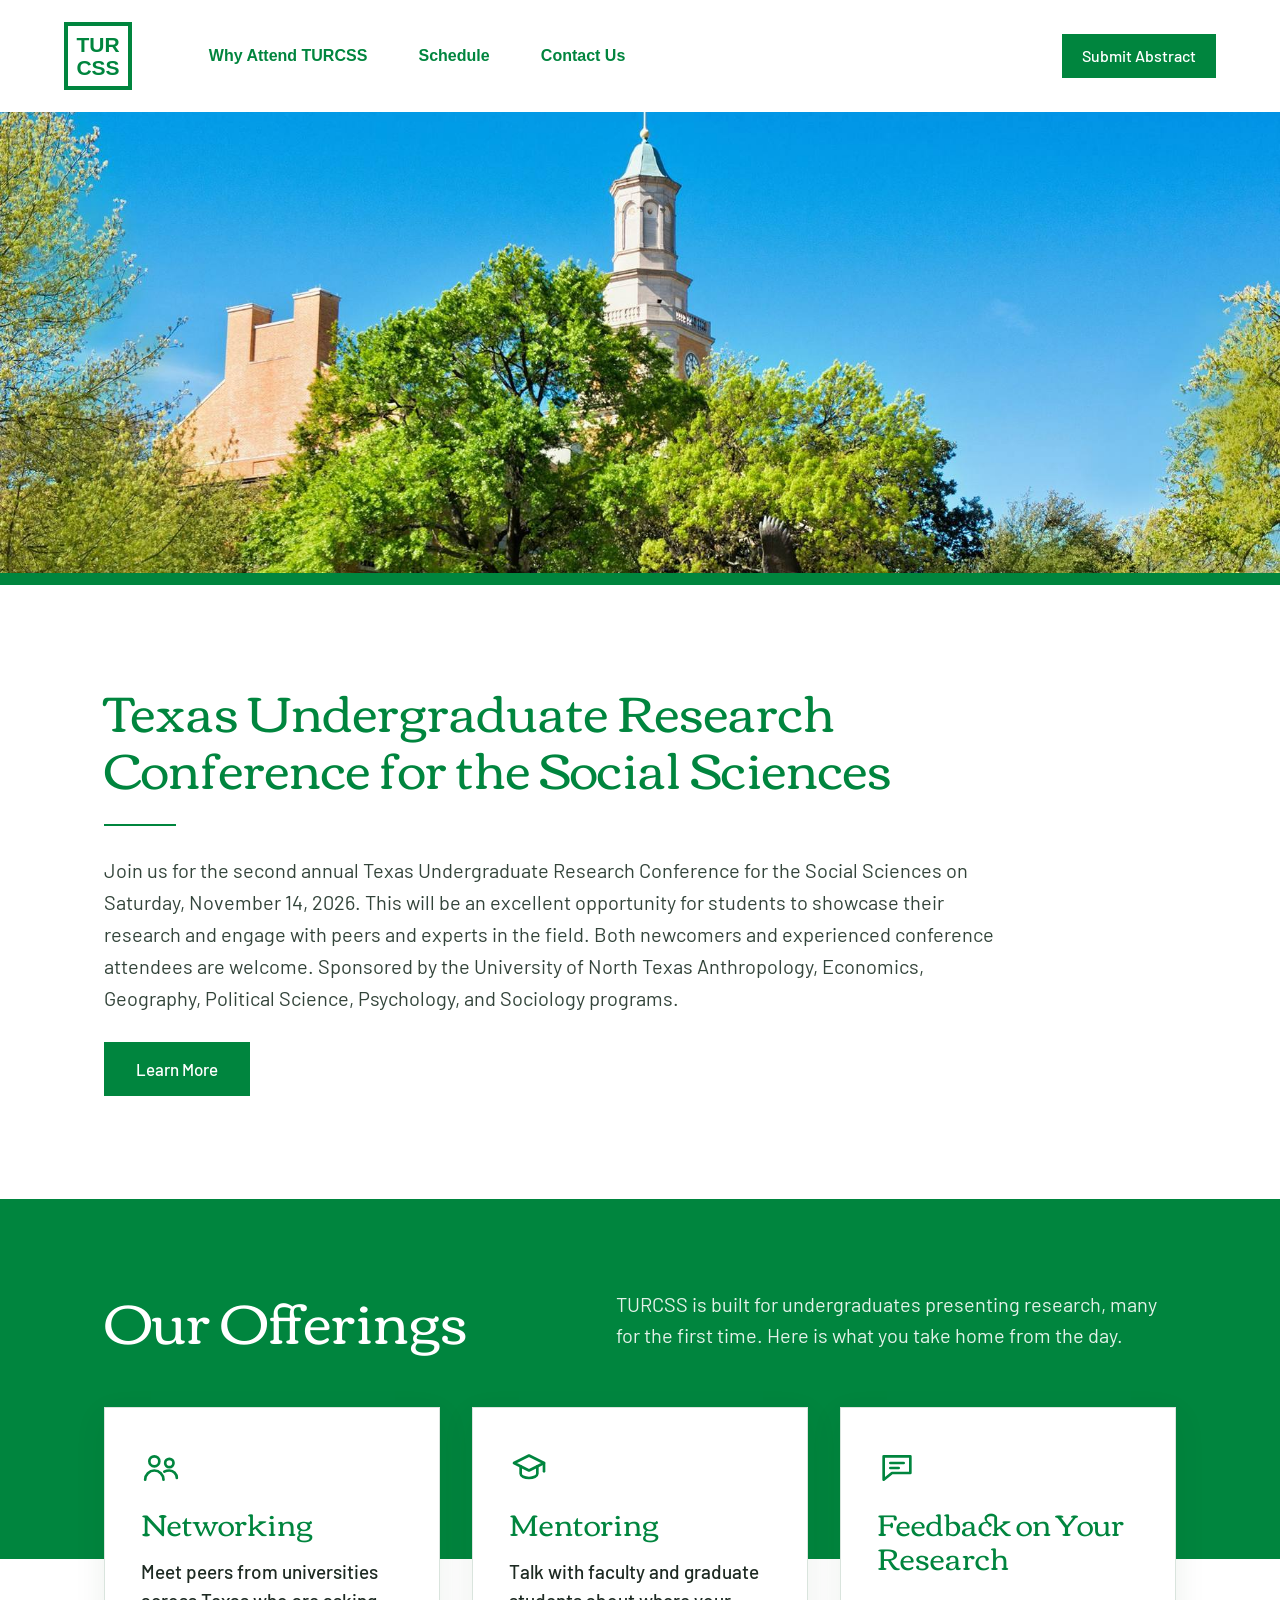
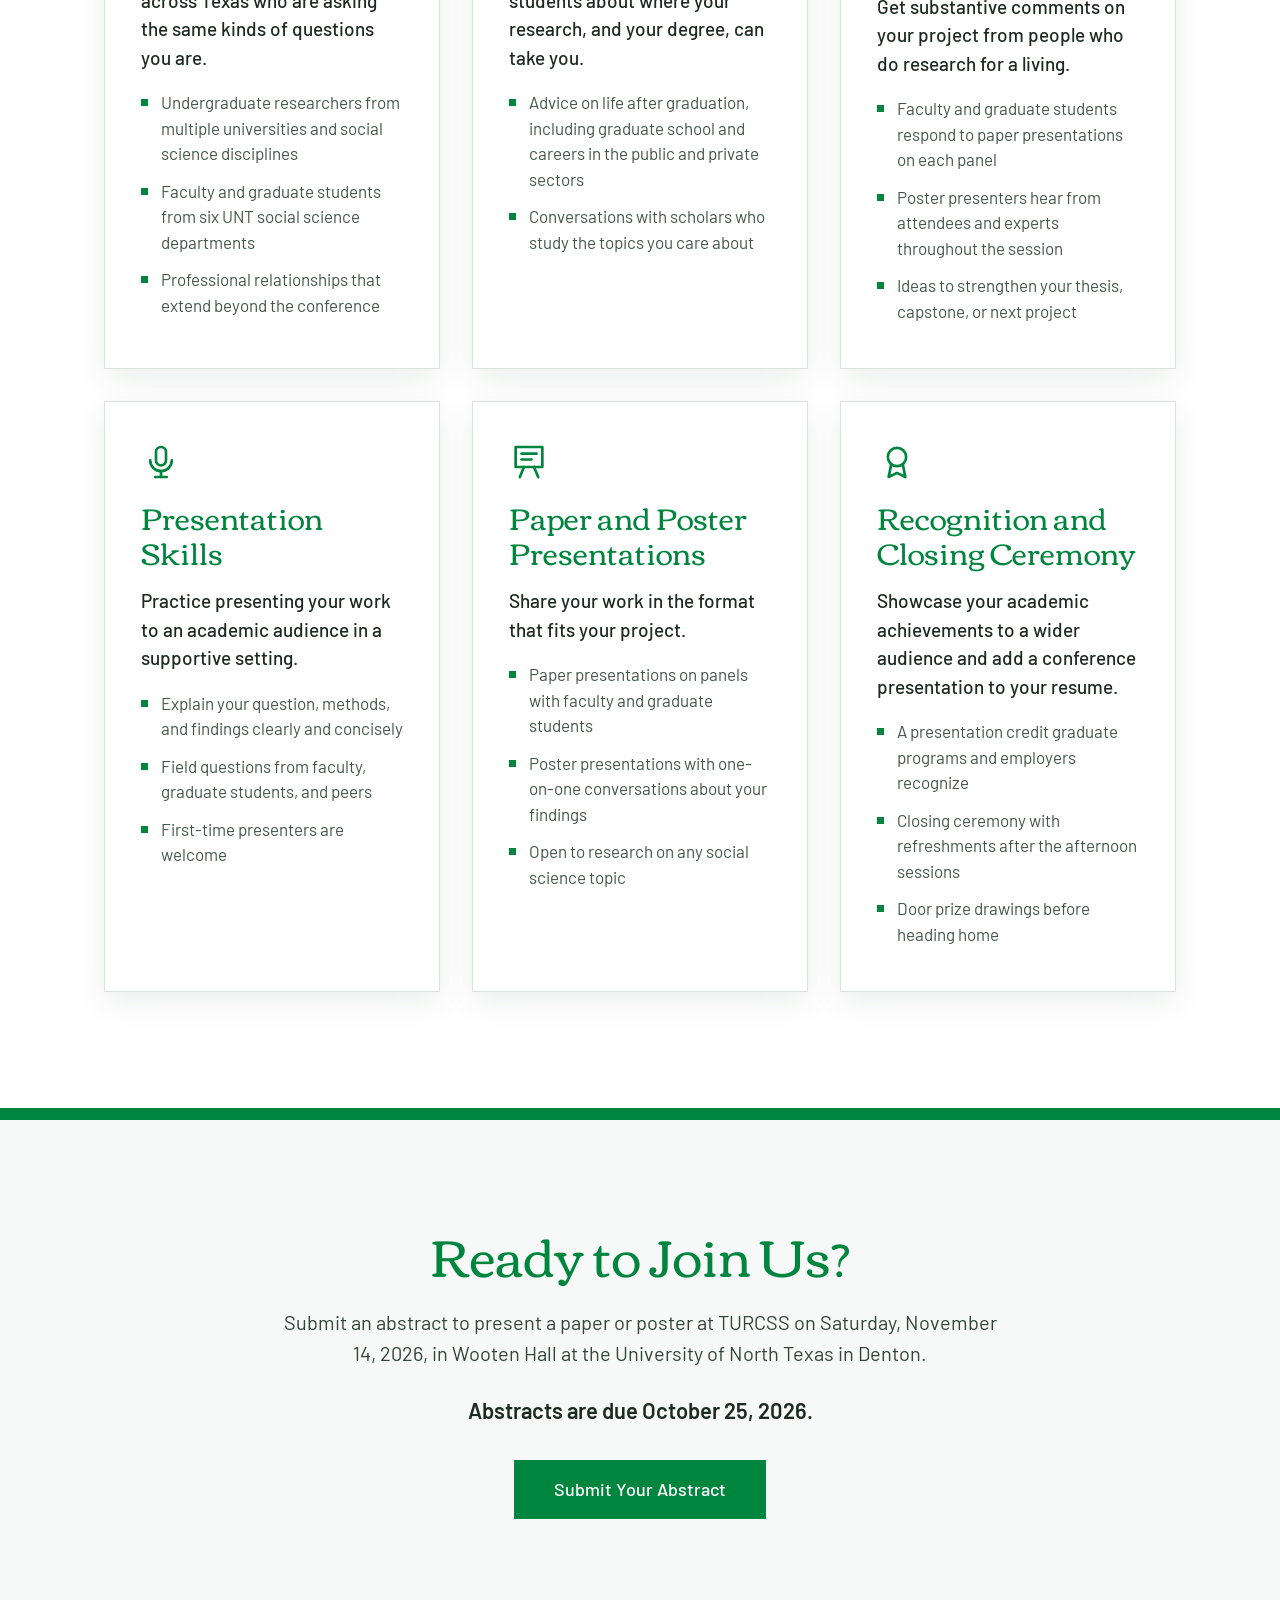
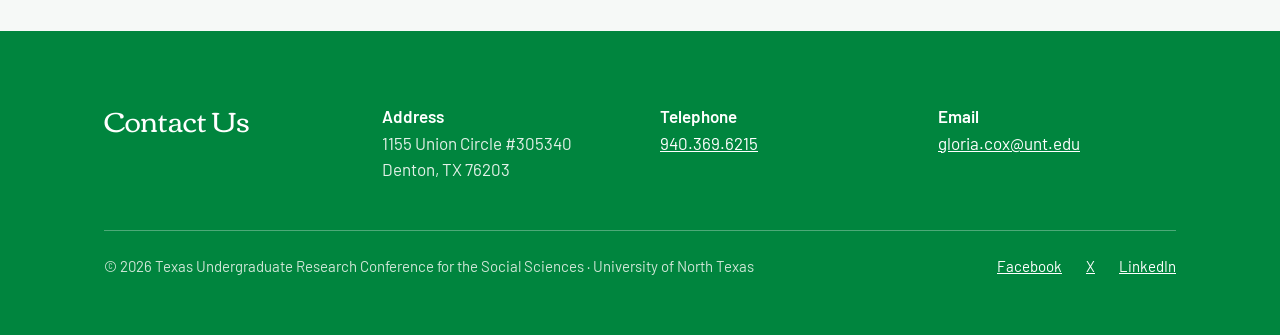
<file: index.html>
<!doctype html>
<html lang="en">
<head>
  <meta charset="utf-8">
  <meta name="viewport" content="width=device-width, initial-scale=1">
  <title>TURCSS | Texas Undergraduate Research Conference for the Social Sciences</title>
  <meta name="description" content="The second annual Texas Undergraduate Research Conference for the Social Sciences, Saturday, November 14, 2026, at the University of North Texas. Abstracts due October 25, 2026.">
  <meta property="og:title" content="TURCSS 2026">
  <meta property="og:description" content="Second annual Texas Undergraduate Research Conference for the Social Sciences. Saturday, November 14, 2026, University of North Texas. Abstracts due October 25, 2026.">
  <meta property="og:image" content="https://turcss.github.io/assets/img/hero.jpg">
  <link rel="icon" href="favicon.svg" type="image/svg+xml">
  <link rel="preconnect" href="https://fonts.googleapis.com">
  <link rel="preconnect" href="https://fonts.gstatic.com" crossorigin>
  <link rel="stylesheet" href="https://fonts.googleapis.com/css2?family=Corben:wght@400;700&family=Barlow:wght@300;400;500;600&display=swap">
  <link rel="stylesheet" href="assets/css/style.css">
</head>
<body>
  <header class="site-header">
    <div class="wrap">
      <a class="logo" href="index.html" aria-label="TURCSS home"><span>TUR</span><span>CSS</span></a>
      <nav class="nav" aria-label="Main">
        <a href="why-attend.html">Why Attend TURCSS</a>
        <a href="schedule.html">Schedule</a>
        <a href="#contact">Contact Us</a>
        <a class="btn" href="https://unt.az1.qualtrics.com/jfe/form/SV_aVOjxqgTAPIVCZM">Submit Abstract</a>
      </nav>
    </div>
  </header>

  <main>
    <div class="hero">
      <img src="assets/img/hero.jpg" alt="The University of North Texas clock tower rising above spring trees">
    </div>

    <section class="intro">
      <div class="wrap">
        <div class="intro-inner">
          <h1>Texas Undergraduate Research Conference for the Social Sciences</h1>
          <div class="rule"></div>
          <p>Join us for the second annual Texas Undergraduate Research Conference for the Social Sciences on Saturday, November 14, 2026. This will be an excellent opportunity for students to showcase their research and engage with peers and experts in the field. Both newcomers and experienced conference attendees are welcome. Sponsored by the University of North Texas Anthropology, Economics, Geography, Political Science, Psychology, and Sociology programs.</p>
          <a class="btn" href="why-attend.html">Learn More</a>
        </div>
      </div>
    </section>

    <section class="offerings" aria-labelledby="offerings-title">
      <div class="wrap">
        <div class="offerings-head">
          <h2 id="offerings-title">Our Offerings</h2>
          <p>TURCSS is built for undergraduates presenting research, many for the first time. Here is what you take home from the day.</p>
        </div>
        <div class="cards">
          <article class="card">
            <svg viewBox="0 0 24 24" fill="none" stroke="#00853E" stroke-width="1.6" stroke-linecap="round" stroke-linejoin="round" aria-hidden="true"><circle cx="8" cy="8" r="3"/><circle cx="17" cy="9" r="2.5"/><path d="M2.5 19c0-3 2.5-5.5 5.5-5.5s5.5 2.5 5.5 5.5"/><path d="M14 14.2c.9-.5 1.9-.7 3-.7 2.5 0 4.5 2 4.5 4.5"/></svg>
            <h3>Networking</h3>
            <p class="lead">Meet peers from universities across Texas who are asking the same kinds of questions you are.</p>
            <ul>
              <li>Undergraduate researchers from multiple universities and social science disciplines</li>
              <li>Faculty and graduate students from six UNT social science departments</li>
              <li>Professional relationships that extend beyond the conference</li>
            </ul>
          </article>
          <article class="card">
            <svg viewBox="0 0 24 24" fill="none" stroke="#00853E" stroke-width="1.6" stroke-linecap="round" stroke-linejoin="round" aria-hidden="true"><path d="M3 9l9-4.5L21 9l-9 4.5L3 9z"/><path d="M7 11v4.5c0 1.4 2.2 2.5 5 2.5s5-1.1 5-2.5V11"/><path d="M21 9v5"/></svg>
            <h3>Mentoring</h3>
            <p class="lead">Talk with faculty and graduate students about where your research, and your degree, can take you.</p>
            <ul>
              <li>Advice on life after graduation, including graduate school and careers in the public and private sectors</li>
              <li>Conversations with scholars who study the topics you care about</li>
            </ul>
          </article>
          <article class="card">
            <svg viewBox="0 0 24 24" fill="none" stroke="#00853E" stroke-width="1.6" stroke-linecap="round" stroke-linejoin="round" aria-hidden="true"><path d="M4 5h16v10H9l-5 4V5z"/><path d="M8 9h8"/><path d="M8 12h5"/></svg>
            <h3>Feedback on Your Research</h3>
            <p class="lead">Get substantive comments on your project from people who do research for a living.</p>
            <ul>
              <li>Faculty and graduate students respond to paper presentations on each panel</li>
              <li>Poster presenters hear from attendees and experts throughout the session</li>
              <li>Ideas to strengthen your thesis, capstone, or next project</li>
            </ul>
          </article>
          <article class="card">
            <svg viewBox="0 0 24 24" fill="none" stroke="#00853E" stroke-width="1.6" stroke-linecap="round" stroke-linejoin="round" aria-hidden="true"><rect x="9" y="3" width="6" height="11" rx="3"/><path d="M5.5 11a6.5 6.5 0 0013 0"/><path d="M12 17.5V21"/><path d="M8.5 21h7"/></svg>
            <h3>Presentation Skills</h3>
            <p class="lead">Practice presenting your work to an academic audience in a supportive setting.</p>
            <ul>
              <li>Explain your question, methods, and findings clearly and concisely</li>
              <li>Field questions from faculty, graduate students, and peers</li>
              <li>First-time presenters are welcome</li>
            </ul>
          </article>
          <article class="card">
            <svg viewBox="0 0 24 24" fill="none" stroke="#00853E" stroke-width="1.6" stroke-linecap="round" stroke-linejoin="round" aria-hidden="true"><rect x="4" y="3" width="16" height="12"/><path d="M7.5 7h9"/><path d="M7.5 10.5h6"/><path d="M9 15l-2.5 6"/><path d="M15 15l2.5 6"/></svg>
            <h3>Paper and Poster Presentations</h3>
            <p class="lead">Share your work in the format that fits your project.</p>
            <ul>
              <li>Paper presentations on panels with faculty and graduate students</li>
              <li>Poster presentations with one-on-one conversations about your findings</li>
              <li>Open to research on any social science topic</li>
            </ul>
          </article>
          <article class="card">
            <svg viewBox="0 0 24 24" fill="none" stroke="#00853E" stroke-width="1.6" stroke-linecap="round" stroke-linejoin="round" aria-hidden="true"><circle cx="12" cy="9" r="5.5"/><path d="M8.5 13.5L7 21l5-2.5 5 2.5-1.5-7.5"/></svg>
            <h3>Recognition and Closing Ceremony</h3>
            <p class="lead">Showcase your academic achievements to a wider audience and add a conference presentation to your resume.</p>
            <ul>
              <li>A presentation credit graduate programs and employers recognize</li>
              <li>Closing ceremony with refreshments after the afternoon sessions</li>
              <li>Door prize drawings before heading home</li>
            </ul>
          </article>
        </div>
      </div>
    </section>

    <section class="cta">
      <div class="wrap">
        <h2>Ready to Join Us?</h2>
        <p>Submit an abstract to present a paper or poster at TURCSS on Saturday, November 14, 2026, in Wooten Hall at the University of North Texas in Denton.</p>
        <p class="deadline">Abstracts are due October 25, 2026.</p>
        <a class="btn" href="https://unt.az1.qualtrics.com/jfe/form/SV_aVOjxqgTAPIVCZM">Submit Your Abstract</a>
      </div>
    </section>
  </main>

  <footer class="site-footer" id="contact">
    <div class="wrap">
      <div class="footer-grid">
        <h2>Contact Us</h2>
        <div><div class="k">Address</div><div class="v">1155 Union Circle #305340<br>Denton, TX 76203</div></div>
        <div><div class="k">Telephone</div><div class="v"><a href="tel:+19403696215">940.369.6215</a></div></div>
        <div><div class="k">Email</div><div class="v"><a href="mailto:gloria.cox@unt.edu">gloria.cox@unt.edu</a></div></div>
      </div>
      <div class="footer-base">
        <div>© 2026 Texas Undergraduate Research Conference for the Social Sciences · University of North Texas</div>
        <nav aria-label="Social">
          <a href="https://www.facebook.com/UNTPoliticalScience/">Facebook</a>
          <a href="https://x.com/UNT_PSCI">X</a>
          <a href="https://www.linkedin.com/company/untpsci">LinkedIn</a>
        </nav>
      </div>
    </div>
  </footer>
</body>
</html>
</file>
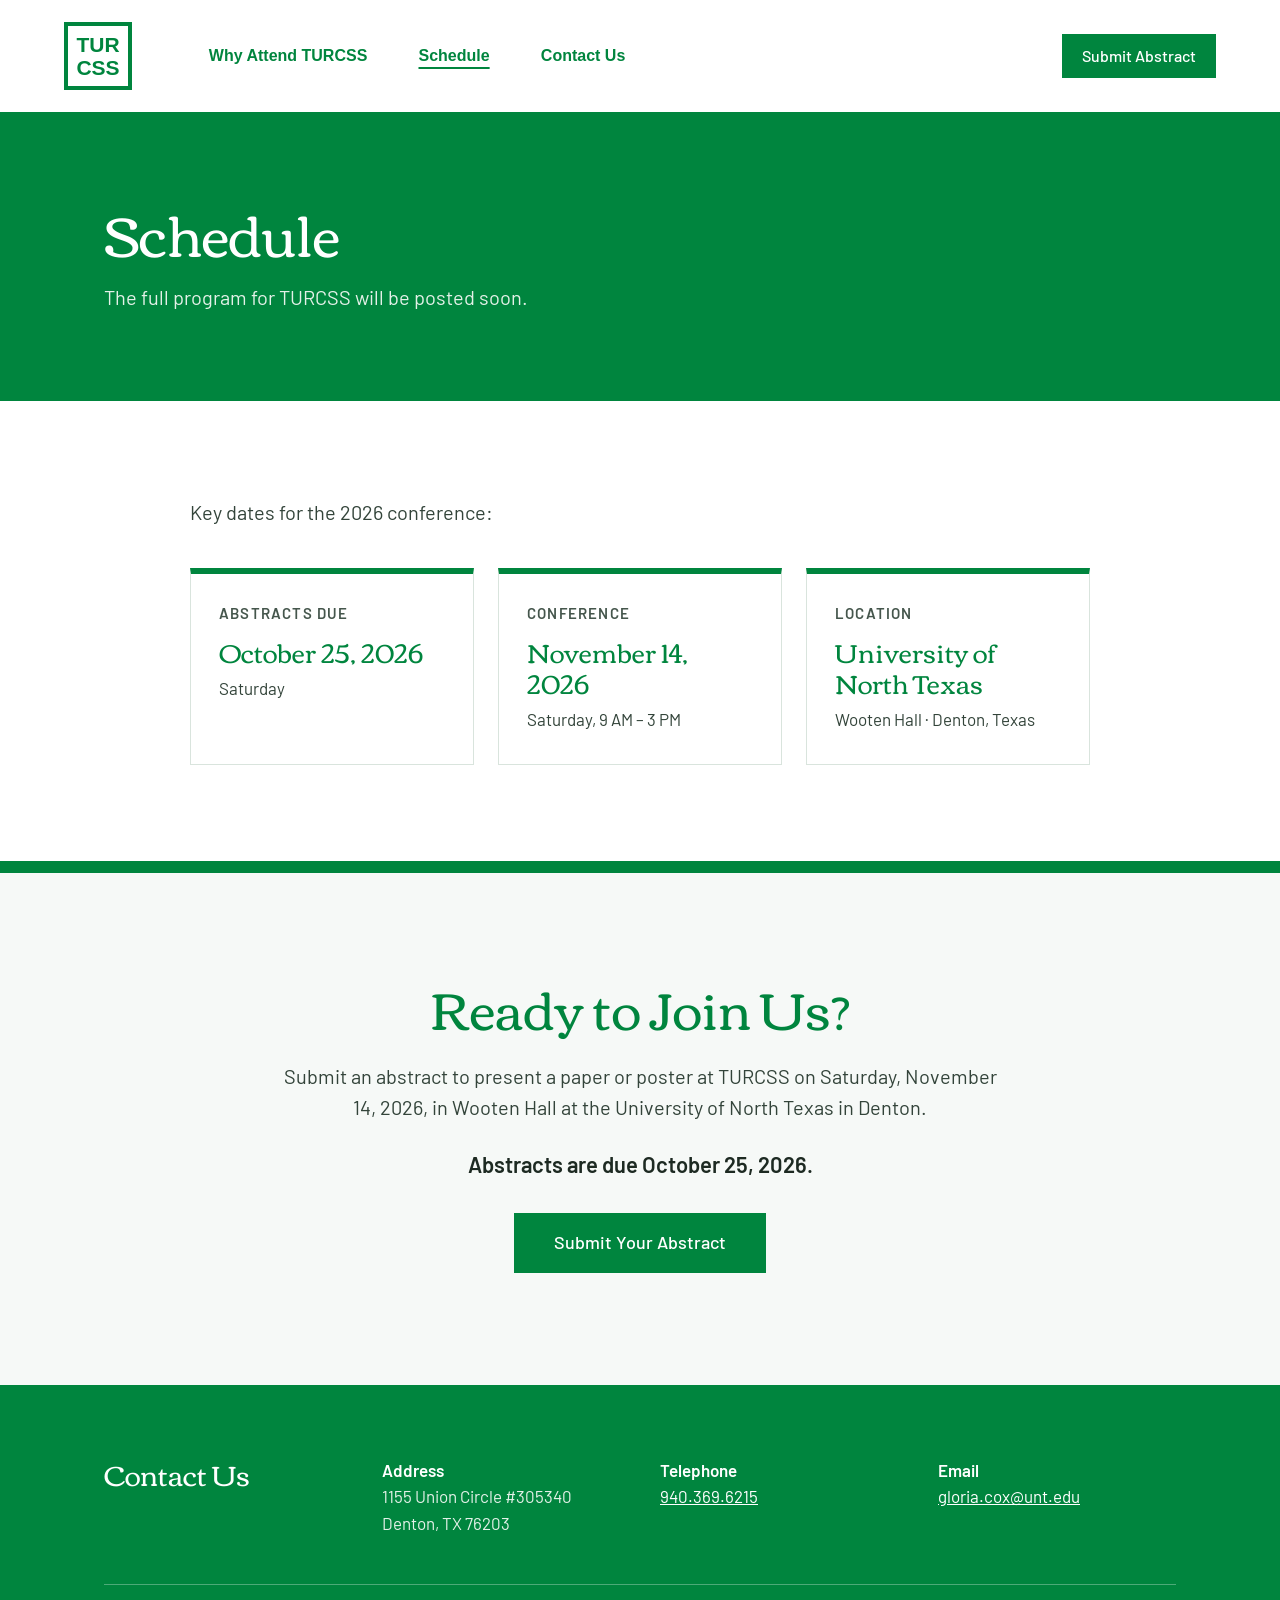
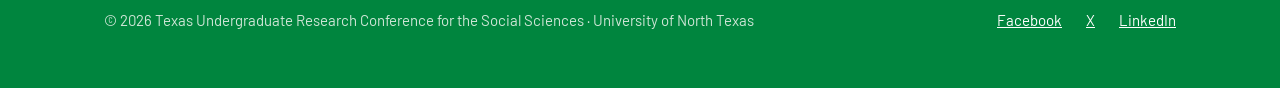
<file: schedule.html>
<!doctype html>
<html lang="en">
<head>
  <meta charset="utf-8">
  <meta name="viewport" content="width=device-width, initial-scale=1">
  <title>Schedule | TURCSS</title>
  <meta name="description" content="Key dates and program for the 2026 Texas Undergraduate Research Conference for the Social Sciences.">
  <link rel="icon" href="favicon.svg" type="image/svg+xml">
  <link rel="preconnect" href="https://fonts.googleapis.com">
  <link rel="preconnect" href="https://fonts.gstatic.com" crossorigin>
  <link rel="stylesheet" href="https://fonts.googleapis.com/css2?family=Corben:wght@400;700&family=Barlow:wght@300;400;500;600&display=swap">
  <link rel="stylesheet" href="assets/css/style.css">
</head>
<body>
  <header class="site-header">
    <div class="wrap">
      <a class="logo" href="index.html" aria-label="TURCSS home"><span>TUR</span><span>CSS</span></a>
      <nav class="nav" aria-label="Main">
        <a href="why-attend.html">Why Attend TURCSS</a>
        <a href="schedule.html" aria-current="page">Schedule</a>
        <a href="#contact">Contact Us</a>
        <a class="btn" href="https://unt.az1.qualtrics.com/jfe/form/SV_aVOjxqgTAPIVCZM">Submit Abstract</a>
      </nav>
    </div>
  </header>

  <main>
    <section class="page-title">
      <div class="wrap">
        <h1>Schedule</h1>
        <p>The full program for TURCSS will be posted soon.</p>
      </div>
    </section>

    <section class="schedule">
      <div class="wrap">
        <p class="note">Key dates for the 2026 conference:</p>
        <div class="dates">
          <div class="date">
            <div class="label">Abstracts due</div>
            <div class="value">October 25, 2026</div>
            <div class="sub">Saturday</div>
          </div>
          <div class="date">
            <div class="label">Conference</div>
            <div class="value">November 14, 2026</div>
            <div class="sub">Saturday, 9 AM – 3 PM</div>
          </div>
          <div class="date">
            <div class="label">Location</div>
            <div class="value">University of North Texas</div>
            <div class="sub">Wooten Hall · Denton, Texas</div>
          </div>
        </div>
      </div>
    </section>

    <section class="cta">
      <div class="wrap">
        <h2>Ready to Join Us?</h2>
        <p>Submit an abstract to present a paper or poster at TURCSS on Saturday, November 14, 2026, in Wooten Hall at the University of North Texas in Denton.</p>
        <p class="deadline">Abstracts are due October 25, 2026.</p>
        <a class="btn" href="https://unt.az1.qualtrics.com/jfe/form/SV_aVOjxqgTAPIVCZM">Submit Your Abstract</a>
      </div>
    </section>
  </main>

  <footer class="site-footer" id="contact">
    <div class="wrap">
      <div class="footer-grid">
        <h2>Contact Us</h2>
        <div><div class="k">Address</div><div class="v">1155 Union Circle #305340<br>Denton, TX 76203</div></div>
        <div><div class="k">Telephone</div><div class="v"><a href="tel:+19403696215">940.369.6215</a></div></div>
        <div><div class="k">Email</div><div class="v"><a href="mailto:gloria.cox@unt.edu">gloria.cox@unt.edu</a></div></div>
      </div>
      <div class="footer-base">
        <div>© 2026 Texas Undergraduate Research Conference for the Social Sciences · University of North Texas</div>
        <nav aria-label="Social">
          <a href="https://www.facebook.com/UNTPoliticalScience/">Facebook</a>
          <a href="https://x.com/UNT_PSCI">X</a>
          <a href="https://www.linkedin.com/company/untpsci">LinkedIn</a>
        </nav>
      </div>
    </div>
  </footer>
</body>
</html>
</file>
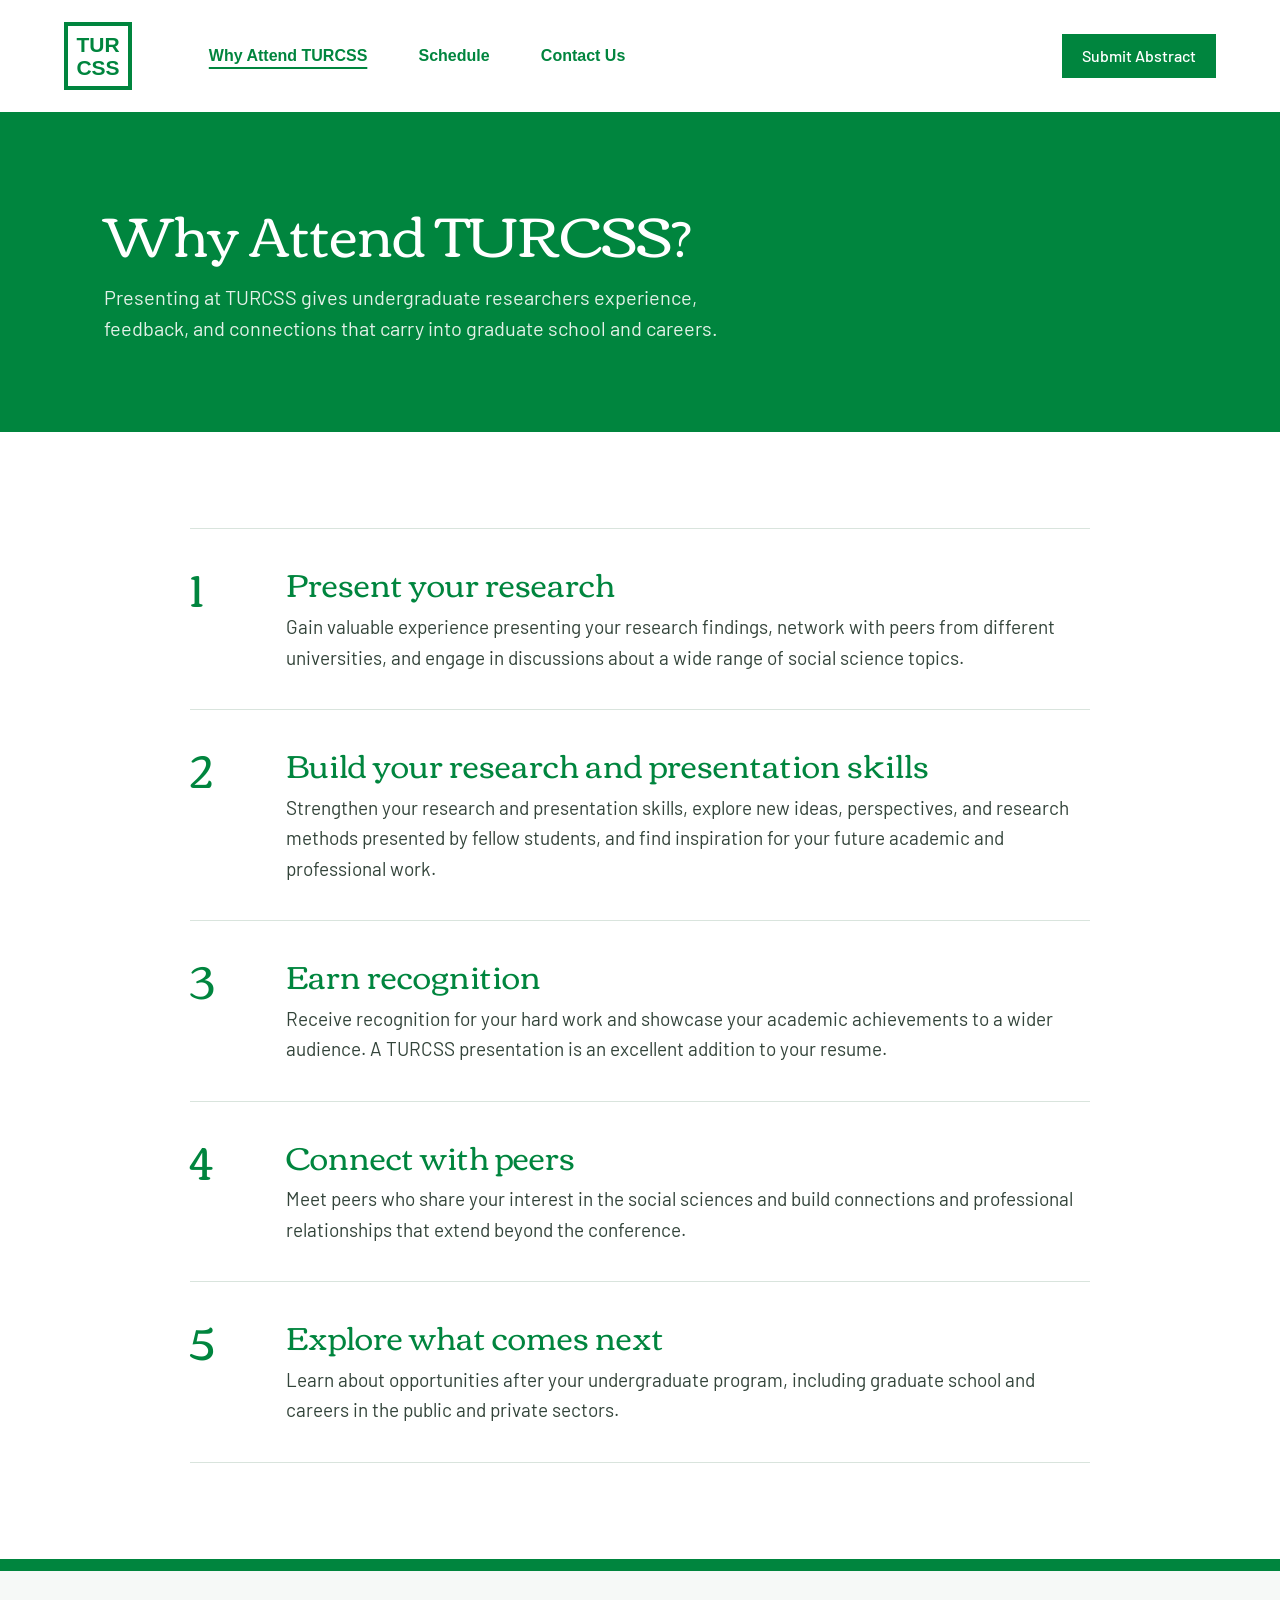
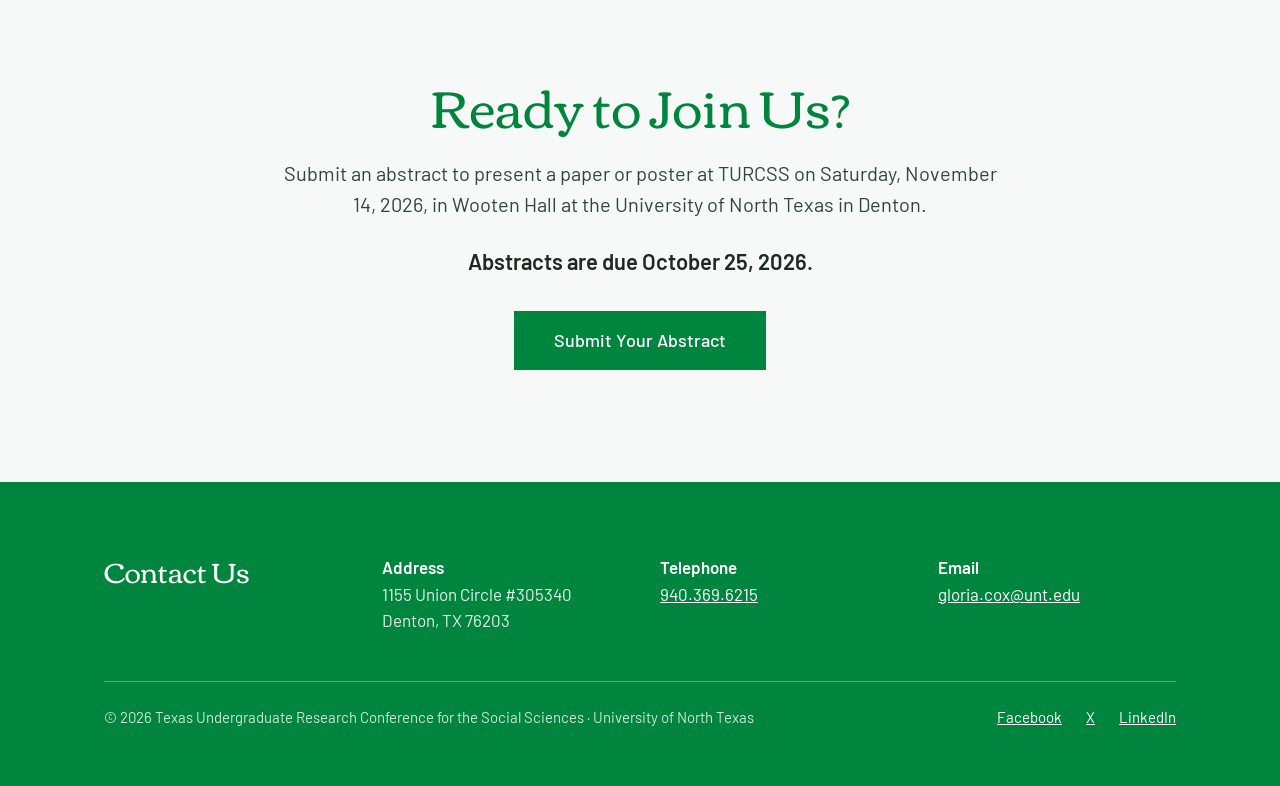
<file: why-attend.html>
<!doctype html>
<html lang="en">
<head>
  <meta charset="utf-8">
  <meta name="viewport" content="width=device-width, initial-scale=1">
  <title>Why Attend | TURCSS</title>
  <meta name="description" content="Why undergraduate researchers should present at the Texas Undergraduate Research Conference for the Social Sciences.">
  <link rel="icon" href="favicon.svg" type="image/svg+xml">
  <link rel="preconnect" href="https://fonts.googleapis.com">
  <link rel="preconnect" href="https://fonts.gstatic.com" crossorigin>
  <link rel="stylesheet" href="https://fonts.googleapis.com/css2?family=Corben:wght@400;700&family=Barlow:wght@300;400;500;600&display=swap">
  <link rel="stylesheet" href="assets/css/style.css">
</head>
<body>
  <header class="site-header">
    <div class="wrap">
      <a class="logo" href="index.html" aria-label="TURCSS home"><span>TUR</span><span>CSS</span></a>
      <nav class="nav" aria-label="Main">
        <a href="why-attend.html" aria-current="page">Why Attend TURCSS</a>
        <a href="schedule.html">Schedule</a>
        <a href="#contact">Contact Us</a>
        <a class="btn" href="https://unt.az1.qualtrics.com/jfe/form/SV_aVOjxqgTAPIVCZM">Submit Abstract</a>
      </nav>
    </div>
  </header>

  <main>
    <section class="page-title">
      <div class="wrap">
        <h1>Why Attend TURCSS?</h1>
        <p>Presenting at TURCSS gives undergraduate researchers experience, feedback, and connections that carry into graduate school and careers.</p>
      </div>
    </section>

    <section class="reasons">
      <div class="wrap">
        <ol>
          <li><span class="num">1</span><div><h2>Present your research</h2><p>Gain valuable experience presenting your research findings, network with peers from different universities, and engage in discussions about a wide range of social science topics.</p></div></li>
          <li><span class="num">2</span><div><h2>Build your research and presentation skills</h2><p>Strengthen your research and presentation skills, explore new ideas, perspectives, and research methods presented by fellow students, and find inspiration for your future academic and professional work.</p></div></li>
          <li><span class="num">3</span><div><h2>Earn recognition</h2><p>Receive recognition for your hard work and showcase your academic achievements to a wider audience. A TURCSS presentation is an excellent addition to your resume.</p></div></li>
          <li><span class="num">4</span><div><h2>Connect with peers</h2><p>Meet peers who share your interest in the social sciences and build connections and professional relationships that extend beyond the conference.</p></div></li>
          <li><span class="num">5</span><div><h2>Explore what comes next</h2><p>Learn about opportunities after your undergraduate program, including graduate school and careers in the public and private sectors.</p></div></li>
        </ol>
      </div>
    </section>

    <section class="cta">
      <div class="wrap">
        <h2>Ready to Join Us?</h2>
        <p>Submit an abstract to present a paper or poster at TURCSS on Saturday, November 14, 2026, in Wooten Hall at the University of North Texas in Denton.</p>
        <p class="deadline">Abstracts are due October 25, 2026.</p>
        <a class="btn" href="https://unt.az1.qualtrics.com/jfe/form/SV_aVOjxqgTAPIVCZM">Submit Your Abstract</a>
      </div>
    </section>
  </main>

  <footer class="site-footer" id="contact">
    <div class="wrap">
      <div class="footer-grid">
        <h2>Contact Us</h2>
        <div><div class="k">Address</div><div class="v">1155 Union Circle #305340<br>Denton, TX 76203</div></div>
        <div><div class="k">Telephone</div><div class="v"><a href="tel:+19403696215">940.369.6215</a></div></div>
        <div><div class="k">Email</div><div class="v"><a href="mailto:gloria.cox@unt.edu">gloria.cox@unt.edu</a></div></div>
      </div>
      <div class="footer-base">
        <div>© 2026 Texas Undergraduate Research Conference for the Social Sciences · University of North Texas</div>
        <nav aria-label="Social">
          <a href="https://www.facebook.com/UNTPoliticalScience/">Facebook</a>
          <a href="https://x.com/UNT_PSCI">X</a>
          <a href="https://www.linkedin.com/company/untpsci">LinkedIn</a>
        </nav>
      </div>
    </div>
  </footer>
</body>
</html>
</file>
<file: assets/css/style.css>
:root {
  --green: #00853E;
  --green-dark: #005f2c;
  --ink: #1d2a22;
  --body: #33443a;
  --muted: #45564c;
  --tint: #e3f1e8;
  --line: #d9e4dd;
  --paper: #f6f9f7;
  --serif: 'Corben', Georgia, serif;
  --sans: 'Barlow', 'Helvetica Neue', Arial, sans-serif;
  --wrap: 1200px;
  --gutter: clamp(20px, 5vw, 64px);
}
* { box-sizing: border-box; }
html { scroll-behavior: smooth; }
body { margin: 0; font-family: var(--sans); color: var(--ink); background: #fff; font-size: 18px; line-height: 1.55; }
img { max-width: 100%; display: block; }
a { color: var(--green); }
a:hover { color: var(--green-dark); }
h1, h2, h3 { font-family: var(--serif); font-weight: 400; color: var(--green); margin: 0; line-height: 1.15; }
.wrap { max-width: var(--wrap); margin: 0 auto; padding: 0 var(--gutter); }

/* header */
.site-header { background: #fff; }
.site-header .wrap { max-width: none; min-height: 112px; display: flex; flex-wrap: wrap; align-items: center; gap: 16px clamp(24px, 6vw, 88px); padding-block: 20px; }
.logo { width: 68px; height: 68px; border: 4px solid var(--green); display: flex; flex-direction: column; align-items: center; justify-content: center; font-family: Helvetica, Arial, sans-serif; font-weight: 700; font-size: 21px; line-height: 1.1; color: var(--green); text-decoration: none; }
.nav { display: flex; flex-wrap: wrap; align-items: center; gap: 12px clamp(20px, 4vw, 56px); font-family: Helvetica, Arial, sans-serif; font-weight: 700; font-size: 16px; }
.nav a { text-decoration: none; }
.nav a[aria-current="page"] { text-decoration: underline; text-underline-offset: 6px; text-decoration-thickness: 2px; }
.btn { display: inline-block; padding: 14px 32px; background: var(--green); color: #fff; font-family: var(--sans); font-weight: 500; font-size: 17px; text-decoration: none; }
.btn:hover { background: var(--green-dark); color: #fff; }
.nav .btn { padding: 10px 20px; font-size: 16px; margin-left: auto; }
@media (min-width: 900px) { .site-header .wrap { flex-wrap: nowrap; } .nav { flex: 1; } }

/* hero */
.hero { border-bottom: 12px solid var(--green); }
.hero img { width: 100%; height: clamp(220px, 36vw, 520px); object-fit: cover; }

/* intro */
.intro { padding-block: clamp(56px, 8vw, 96px) clamp(64px, 8vw, 104px); }
.intro-inner { max-width: 900px; display: flex; flex-direction: column; align-items: flex-start; gap: 28px; }
.intro h1 { font-size: clamp(34px, 4.6vw, 50px); text-wrap: balance; }
.rule { width: 72px; height: 2px; background: var(--green); }
.intro p { margin: 0; font-size: clamp(18px, 1.6vw, 20px); line-height: 1.6; color: var(--body); text-wrap: pretty; }

/* page title band (inner pages) */
.page-title { background: var(--green); color: #fff; padding-block: clamp(56px, 8vw, 88px); }
.page-title h1 { color: #fff; font-size: clamp(38px, 5vw, 56px); }
.page-title p { margin: 18px 0 0; max-width: 680px; font-size: clamp(18px, 1.6vw, 20px); color: var(--tint); }

/* offerings */
.offerings { position: relative; padding-bottom: clamp(72px, 9vw, 120px); }
.offerings::before { content: ""; position: absolute; left: 0; right: 0; top: 0; height: 360px; background: var(--green); }
.offerings .wrap { position: relative; padding-top: clamp(56px, 7vw, 88px); display: flex; flex-direction: column; gap: 56px; }
.offerings-head { display: flex; flex-wrap: wrap; justify-content: space-between; align-items: flex-end; gap: 20px 64px; color: #fff; }
.offerings-head h2 { color: #fff; font-size: clamp(40px, 5vw, 56px); }
.offerings-head p { margin: 0; max-width: 560px; font-size: clamp(18px, 1.6vw, 20px); color: var(--tint); }
.cards { display: grid; grid-template-columns: repeat(auto-fit, minmax(300px, 1fr)); gap: 32px; }
.card { background: #fff; border: 1px solid var(--line); padding: 40px 36px 44px; display: flex; flex-direction: column; gap: 18px; box-shadow: 0 10px 30px rgba(0, 60, 28, 0.08); }
.card svg { width: 40px; height: 40px; }
.card h3 { font-size: 30px; }
.card .lead { margin: 0; font-size: 19px; font-weight: 500; line-height: 1.5; }
.card ul { margin: 0; padding: 0; list-style: none; display: flex; flex-direction: column; gap: 12px; font-size: 17px; line-height: 1.5; color: var(--muted); }
.card li { position: relative; padding-left: 20px; }
.card li::before { content: ""; position: absolute; left: 0; top: 9px; width: 7px; height: 7px; background: var(--green); }

/* why attend list */
.reasons { padding-block: clamp(56px, 8vw, 96px); }
.reasons ol { list-style: none; margin: 0 auto; padding: 0; max-width: 900px; display: flex; flex-direction: column; }
.reasons li { display: grid; grid-template-columns: 72px minmax(0, 1fr); gap: 8px 24px; padding-block: 36px; border-top: 1px solid var(--line); }
.reasons li:last-child { border-bottom: 1px solid var(--line); }
.reasons .num { font-family: var(--serif); font-size: 44px; line-height: 1; color: var(--green); }
.reasons h2 { font-size: clamp(26px, 3vw, 32px); margin-bottom: 10px; }
.reasons p { margin: 0; font-size: 19px; line-height: 1.6; color: var(--body); }
@media (max-width: 560px) { .reasons li { grid-template-columns: minmax(0, 1fr); } }

/* schedule */
.schedule { padding-block: clamp(56px, 8vw, 96px); }
.schedule .note { max-width: 900px; margin: 0 auto 40px; font-size: 20px; color: var(--body); }
.dates { max-width: 900px; margin: 0 auto; display: grid; grid-template-columns: repeat(auto-fit, minmax(260px, 1fr)); gap: 24px; }
.date { border: 1px solid var(--line); border-top: 6px solid var(--green); padding: 28px 28px 32px; }
.date .label { font-weight: 600; font-size: 15px; letter-spacing: 0.08em; text-transform: uppercase; color: var(--muted); }
.date .value { margin-top: 10px; font-family: var(--serif); font-size: 26px; line-height: 1.2; color: var(--green); }
.date .sub { margin-top: 8px; font-size: 17px; color: var(--body); }

/* cta */
.cta { border-top: 12px solid var(--green); background: var(--paper); padding-block: clamp(72px, 9vw, 104px) clamp(80px, 9vw, 112px); text-align: center; }
.cta .wrap { display: flex; flex-direction: column; align-items: center; gap: 24px; }
.cta h2 { font-size: clamp(38px, 4.8vw, 52px); }
.cta p { margin: 0; max-width: 720px; font-size: clamp(18px, 1.6vw, 20px); color: var(--body); }
.cta .deadline { font-size: 22px; font-weight: 600; color: var(--ink); }
.cta .btn { margin-top: 8px; padding: 16px 40px; font-size: 18px; }

/* footer */
.site-footer { background: var(--green); color: #fff; padding-block: 72px 56px; }
.site-footer a { color: #fff; }
.site-footer a:hover { color: var(--tint); }
.footer-grid { display: grid; grid-template-columns: repeat(auto-fit, minmax(220px, 1fr)); gap: 32px 40px; font-size: 17px; }
.footer-grid h2 { color: #fff; font-size: 28px; }
.footer-grid .k { font-weight: 600; }
.footer-grid .v { color: var(--tint); }
.footer-base { margin-top: 48px; border-top: 1px solid rgba(255, 255, 255, 0.3); padding-top: 24px; display: flex; flex-wrap: wrap; justify-content: space-between; gap: 12px 32px; font-size: 15px; color: #cfe6d7; }
.footer-base nav { display: flex; gap: 24px; }
</file>
